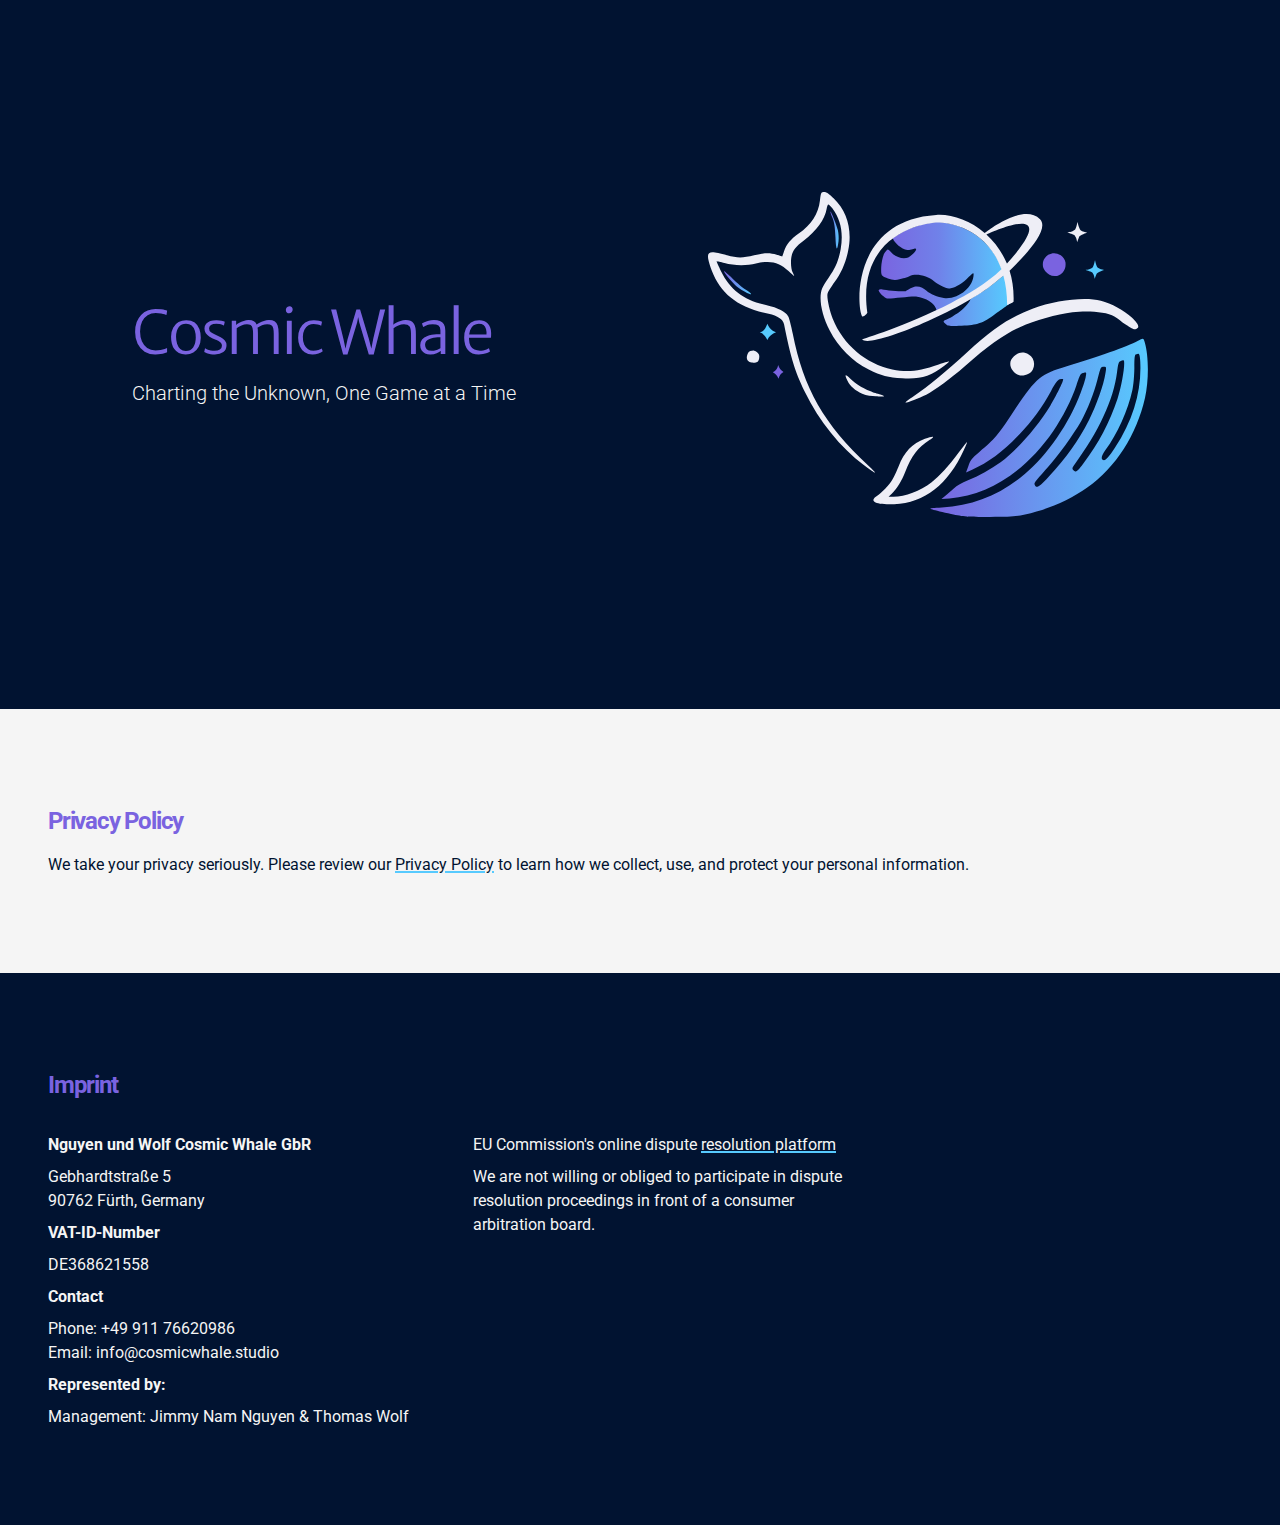
<file: index.html>
<!doctype html>
<html lang="en">
<head>
    <meta charset="UTF-8">
    <meta name="viewport" content="width=device-width, initial-scale=1.0">
    <link rel="preconnect" href="https://fonts.googleapis.com">
    <link rel="preconnect" href="https://fonts.gstatic.com" crossorigin>
    <link href="https://fonts.googleapis.com/css2?family=Merriweather+Sans:ital,wght@0,300..800;1,300..800&family=Roboto:ital,wght@0,100;0,300;0,400;0,500;0,700;0,900;1,100;1,300;1,400;1,500;1,700;1,900&display=swap"
          rel="stylesheet">
    <title>Cosmic Whale</title>
    <link href="./styles.css" rel="stylesheet">
</head>
<body class="bg-void-navy">
<section class="w-full bg-void-navy flex justify-center gap-48  py-12 md:py-24 lg:py-32 xl:py-48">
    <div class="flex flex-col justify-center space-y-4">
        <h1 class="font-merriweather font-extralight text-3xl tracking-tighter sm:text-5xl xl:text-6xl/none text-nebula-purple">
            Cosmic Whale</h1>
        <p class="text-stardust-silver md:text-xl font-light">Charting the Unknown, One Game at a Time</p>
    </div>
    <img src="./logo.svg" width="440" height="248" class="hidden lg:block" alt="Logo"/>
</section>
<section class="w-full flex flex-col content-center py-12 md:py-24 p-12 gap-8 bg-stardust-silver text-void-navy">
    <div class="container">
        <div class="space-y-4"><h2 class="text-2xl font-bold tracking-tighter text-nebula-purple">
            Privacy Policy
        </h2>
            <div class="space-y-2"><p>
                We take your privacy seriously. Please review our
                <a class="underline decoration-comet-blue decoration-2" href="./privacy.html" rel="ugc">Privacy
                    Policy</a> to learn how we collect, use, and protect your personal
                information.
            </p></div>
        </div>
    </div>
</section>
<section class="w-full bg-void-navy flex flex-col content-center py-12 md:py-24 p-12 gap-8">
    <h2 class="text-2xl font-bold tracking-tighter text-nebula-purple">
        Imprint
    </h2>
    <div class="flex max-sm:flex-col md:flex-row gap-16">
        <div class="max-w-96 flex flex-col space-y-8">
            <div class="space-y-4">
                <div class="space-y-2 text-stardust-silver">
                    <p class="font-bold">Nguyen und Wolf Cosmic Whale GbR</p>
                    <p>Gebhardtstraße 5<br>90762 Fürth, Germany</p>
                    <p class="font-bold">VAT-ID-Number</p>
                    <p>DE368621558</p>
                    <p class="font-bold">Contact</p>
                    <p>Phone: +49 911 76620986<br>Email: info@cosmicwhale.studio</p>
                    <p class="font-bold">Represented by:</p>
                    <p>Management: Jimmy Nam Nguyen & Thomas Wolf</p>
                </div>
            </div>
        </div>
        <div class="max-w-96 flex flex-col space-y-8">
            <div class="space-y-80">
                <div class="space-y-2 text-stardust-silver">
                    <p>EU Commission's online dispute <a class="underline decoration-comet-blue decoration-2"
                                                         href="https://ec.europa.eu/consumers/odr" rel="ugc">resolution
                        platform</a></p>
                    <p>We are not willing or obliged to participate in dispute resolution proceedings in front of a
                        consumer arbitration board.</p>
                </div>
            </div>
        </div>
    </div>
</section>
</body>
</html>
</file>
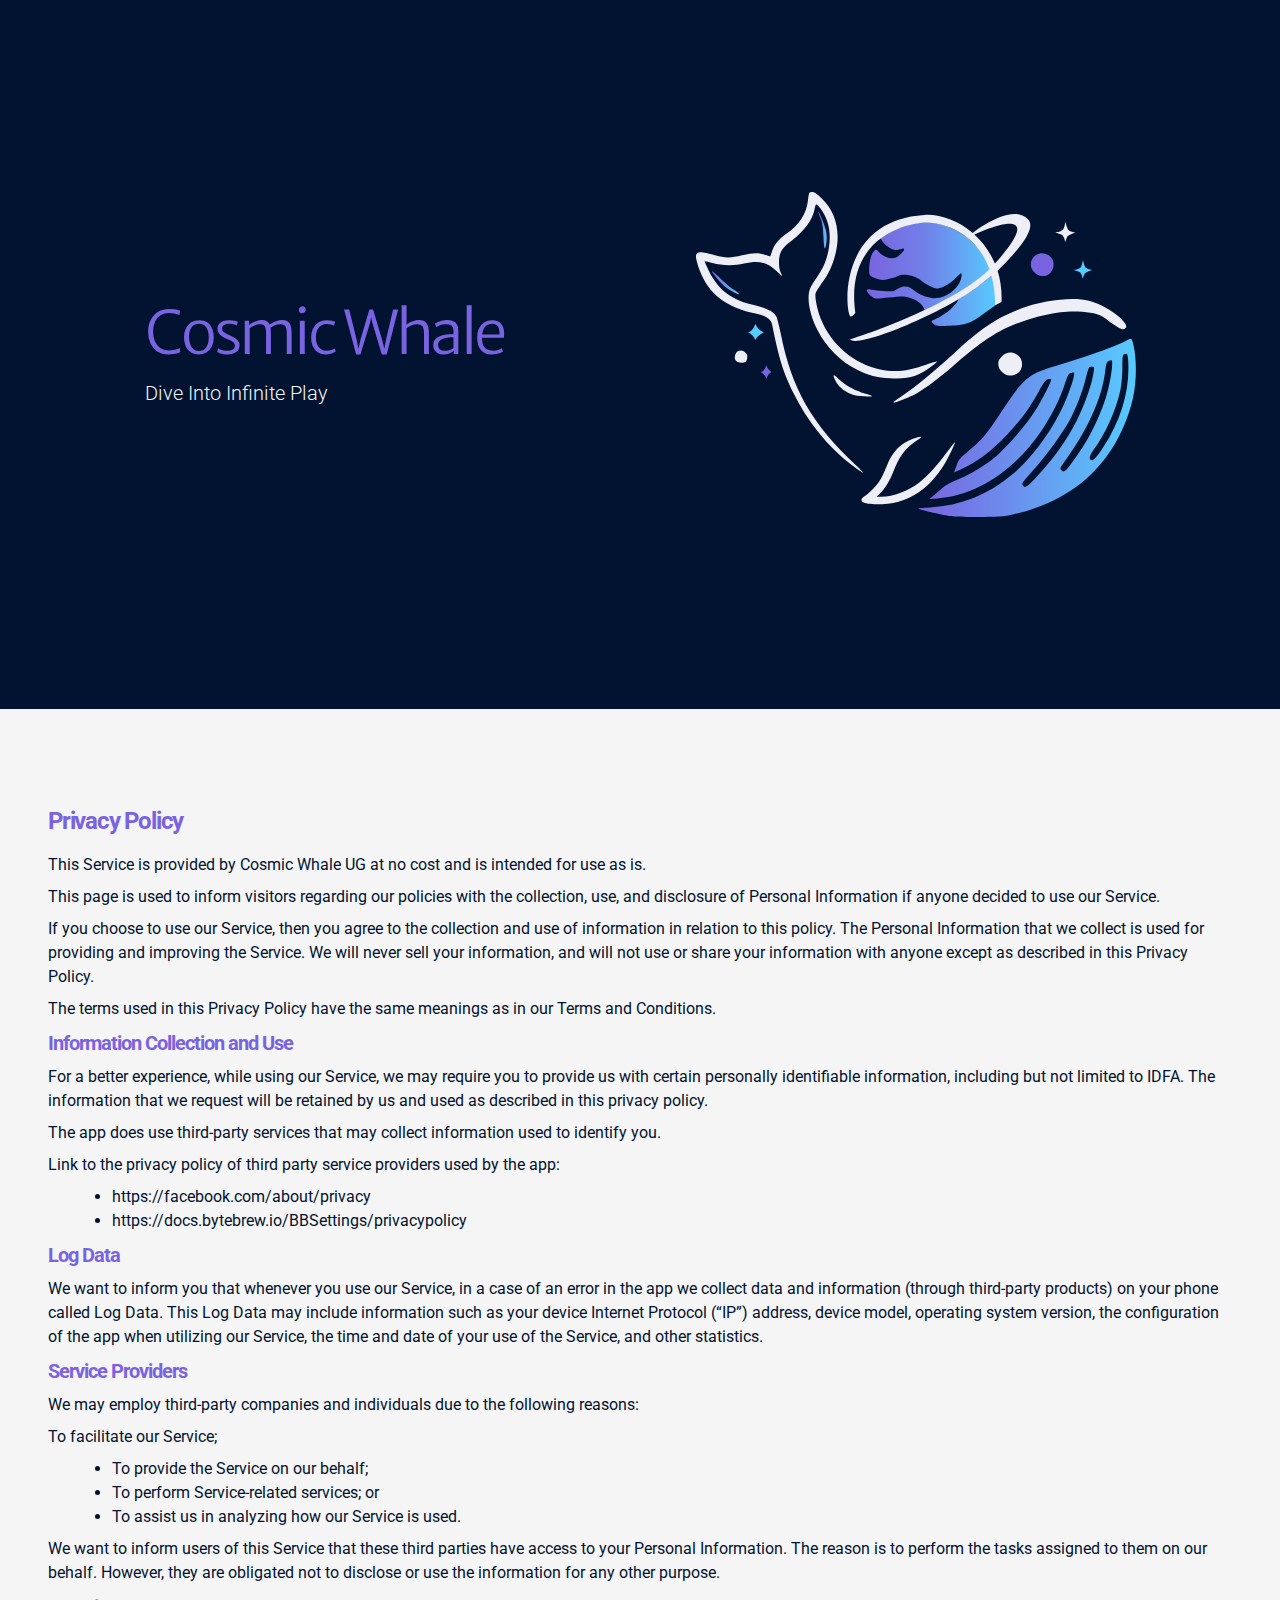
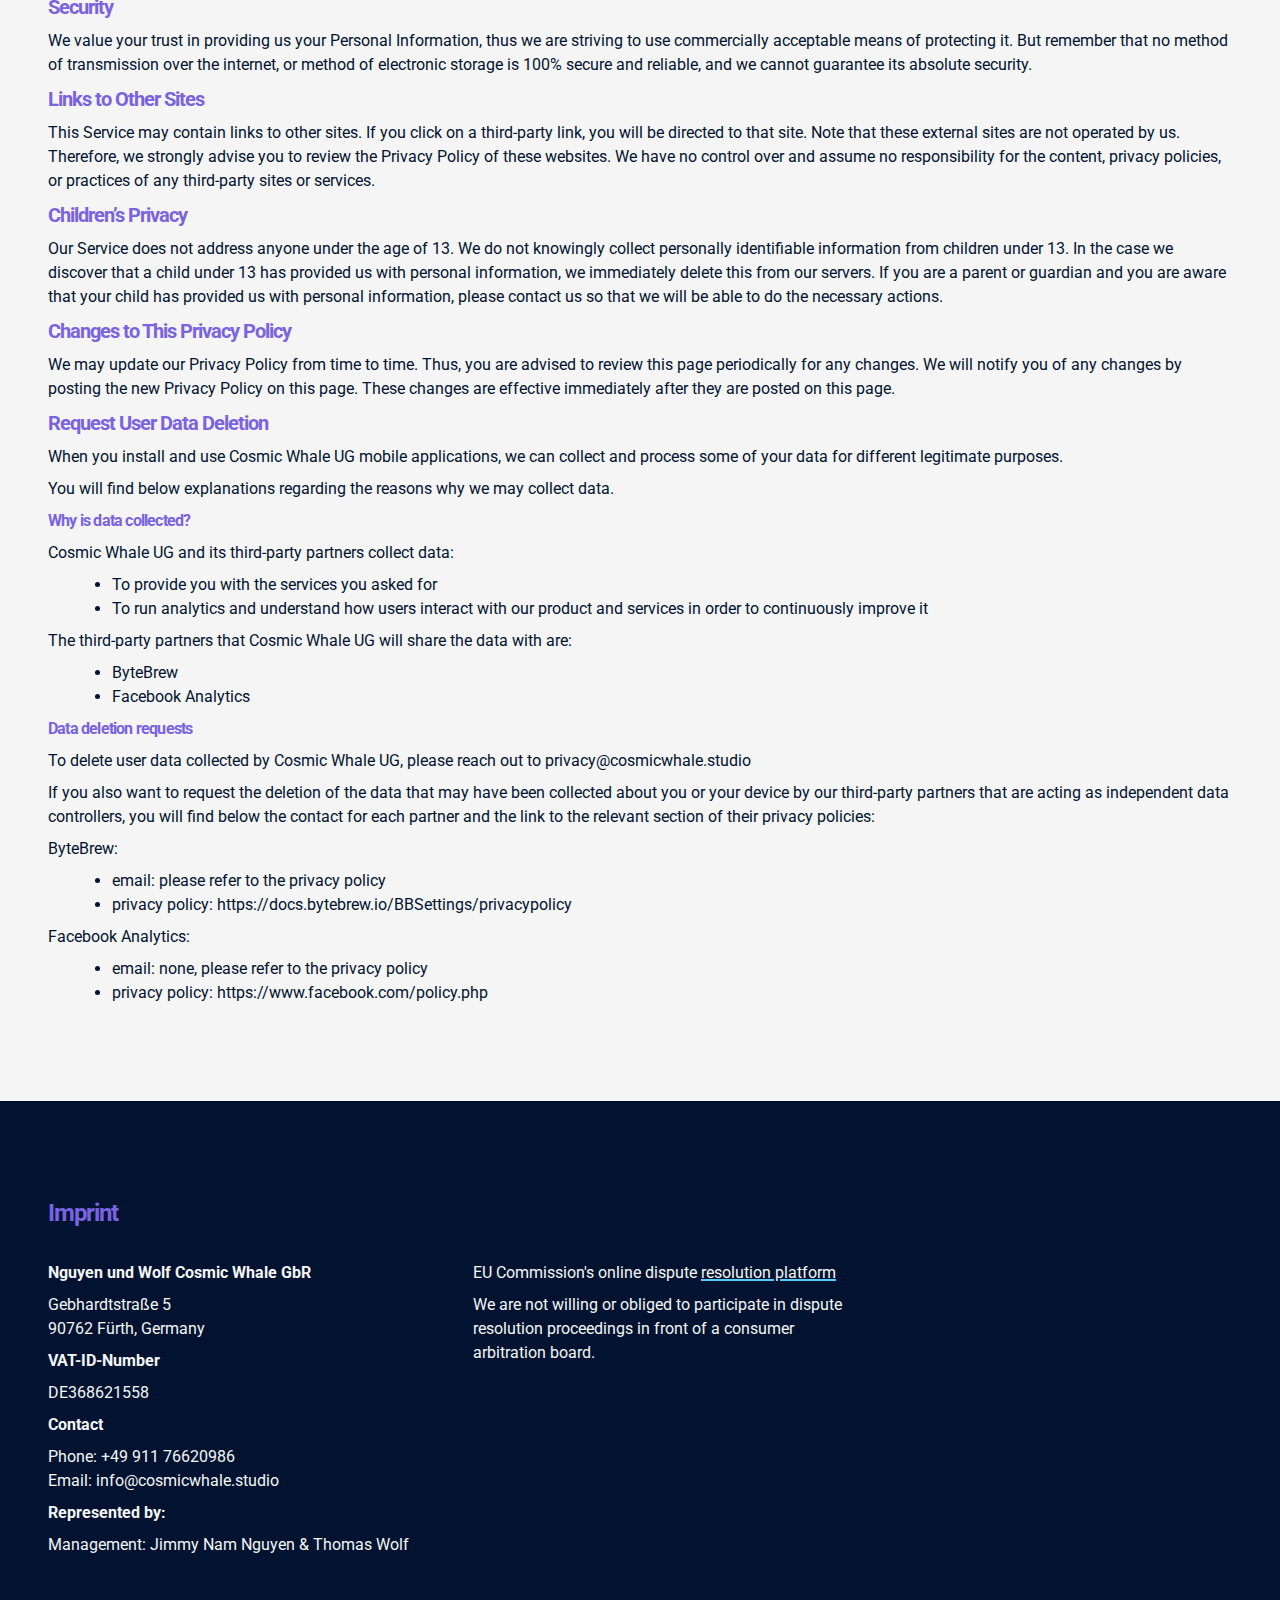
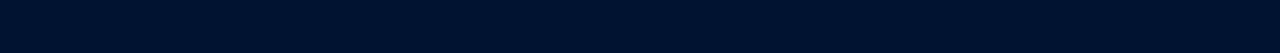
<file: game-privacy.html>
<!doctype html>
<html lang="en">
<head>
    <meta charset="UTF-8">
    <meta name="viewport" content="width=device-width, initial-scale=1.0">
    <link rel="preconnect" href="https://fonts.googleapis.com">
    <link rel="preconnect" href="https://fonts.gstatic.com" crossorigin>
    <link href="https://fonts.googleapis.com/css2?family=Merriweather+Sans:ital,wght@0,300..800;1,300..800&family=Roboto:ital,wght@0,100;0,300;0,400;0,500;0,700;0,900;1,100;1,300;1,400;1,500;1,700;1,900&display=swap"
          rel="stylesheet">
    <title>Cosmic Whale - Game Privacy</title>
    <link href="./styles.css" rel="stylesheet">
</head>
<body class="bg-void-navy">
<section class="w-full bg-void-navy flex justify-center gap-48  py-12 md:py-24 lg:py-32 xl:py-48">
    <div class="flex flex-col justify-center space-y-4">
        <h1 class="font-merriweather font-extralight text-3xl tracking-tighter sm:text-5xl xl:text-6xl/none text-nebula-purple">
            Cosmic Whale</h1>
        <p class="text-stardust-silver md:text-xl font-light">Dive Into Infinite Play</p>
    </div>
    <img src="./logo.svg" width="440" height="248" class="hidden lg:block" alt="Logo"/>
</section>
<section class="w-full flex flex-col content-center py-12 md:py-24 p-12 gap-8 bg-stardust-silver text-void-navy">
    <div class="container">
        <div class="space-y-4"><h2 class="text-2xl font-bold tracking-tighter text-nebula-purple">
            Privacy Policy
        </h2>
            <div class="space-y-2">
                <p>This Service is provided by Cosmic Whale UG at no cost and is intended for use as is.</p>
                <p>This page is used to inform visitors regarding our policies with the collection, use, and disclosure
                    of Personal Information if anyone decided to use our Service.</p>
                <p>If you choose to use our Service, then you agree to the collection and use of information in relation
                    to this policy. The Personal Information that we collect is used for providing and improving the
                    Service. We will never sell your information, and will not use or share your information with anyone
                    except as described in this Privacy Policy.</p>
                <p>The terms used in this Privacy Policy have the same meanings as in our Terms and Conditions.</p>

                <h3 class="text-xl font-bold tracking-tighter text-nebula-purple">Information Collection and Use</h3>
                <p>For a better experience, while using our Service, we may require you to provide us with certain
                    personally identifiable information, including but not limited to IDFA. The information that we
                    request will be retained by us and used as described in this privacy policy.</p>
                <p>The app does use third-party services that may collect information used to identify you.</p>
                <p>Link to the privacy policy of third party service providers used by the app:</p>

                <ul class="list-disc px-16">
                    <li>https://facebook.com/about/privacy</li>
                    <li>https://docs.bytebrew.io/BBSettings/privacypolicy</li>
                </ul>

                <h3 class="text-xl font-bold tracking-tighter text-nebula-purple">Log Data</h3>

                <p>We want to inform you that whenever you use our Service, in a case of an error in the app we collect
                    data and information (through third-party products) on your phone called Log Data. This Log Data may
                    include information such as your device Internet Protocol (“IP”) address, device model, operating
                    system version, the configuration of the app when utilizing our Service, the time and date of your
                    use of the Service, and other statistics.</p>

                <h3 class="text-xl font-bold tracking-tighter text-nebula-purple">Service Providers</h3>

                <p>We may employ third-party companies and individuals due to the following reasons:</p>
                <p>To facilitate our Service;</p>

                <ul class="list-disc px-16">
                    <li>To provide the Service on our behalf;</li>
                    <li>To perform Service-related services; or</li>
                    <li>To assist us in analyzing how our Service is used.</li>
                </ul>

                <p>We want to inform users of this Service that these third parties have access to your Personal
                    Information. The reason is to perform the tasks assigned to them on our behalf. However, they are
                    obligated not to disclose or use the information for any other purpose.</p>

                <h3 class="text-xl font-bold tracking-tighter text-nebula-purple">Security</h3>

                <p>We value your trust in providing us your Personal Information, thus we are striving to use
                    commercially acceptable means of protecting it. But remember that no method of transmission over the
                    internet, or method of electronic storage is 100% secure and reliable, and we cannot guarantee its
                    absolute security.</p>

                <h3 class="text-xl font-bold tracking-tighter text-nebula-purple">Links to Other Sites</h3>
                <p>This Service may contain links to other sites. If you click on a third-party link, you will be
                    directed to that site. Note that these external sites are not operated by us. Therefore, we strongly
                    advise you to review the Privacy Policy of these websites. We have no control over and assume no
                    responsibility for the content, privacy policies, or practices of any third-party sites or
                    services.</p>

                <h3 class="text-xl font-bold tracking-tighter text-nebula-purple">Children’s Privacy</h3>
                <p>Our Service does not address anyone under the age of 13. We do not knowingly collect personally
                    identifiable information from children under 13. In the case we discover that a child under 13 has
                    provided us with personal information, we immediately delete this from our servers. If you are a
                    parent or guardian and you are aware that your child has provided us with personal information,
                    please contact us so that we will be able to do the necessary actions.</p>

                <h3 class="text-xl font-bold tracking-tighter text-nebula-purple">Changes to This Privacy Policy</h3>
                <p>We may update our Privacy Policy from time to time. Thus, you are advised to review this page
                    periodically for any changes. We will notify you of any changes by posting the new Privacy Policy on
                    this page. These changes are effective immediately after they are posted on this page.</p>

                <h3 class="text-xl font-bold tracking-tighter text-nebula-purple">Request User Data Deletion</h3>
                <p>When you install and use Cosmic Whale UG mobile applications, we can collect and process some of your
                    data for different legitimate purposes.</p>
                <p>You will find below explanations regarding the reasons why we may collect data.</p>

                <h4 class="text-l font-bold tracking-tighter text-nebula-purple">Why is data collected?</h4>
                <p>Cosmic Whale UG and its third-party partners collect data:</p>

                <ul class="list-disc px-16">
                    <li>To provide you with the services you asked for</li>
                    <li>To run analytics and understand how users interact with our product and services in order to
                        continuously improve it
                    </li>
                </ul>

                <p>The third-party partners that Cosmic Whale UG will share the data with are:</p>

                <ul class="list-disc px-16">
                    <li>ByteBrew</li>
                    <li>Facebook Analytics</li>
                </ul>

                <h4 class="text-l font-bold tracking-tighter text-nebula-purple">Data deletion requests</h4>

                <p>To delete user data collected by Cosmic Whale UG, please reach out to privacy@cosmicwhale.studio</p>
                <p>If you also want to request the deletion of the data that may have been collected about you or your
                    device by our third-party partners that are acting as independent data controllers, you will find
                    below the contact for each partner and the link to the relevant section of their privacy
                    policies:</p>

                <p>ByteBrew:</p>
                <ul class="list-disc px-16">
                    <li>email: please refer to the privacy policy</li>
                    <li>privacy policy: https://docs.bytebrew.io/BBSettings/privacypolicy</li>
                </ul>

                <p>Facebook Analytics:</p>
                <ul class="list-disc px-16">
                    <li>email: none, please refer to the privacy policy</li>
                    <li>privacy policy: https://www.facebook.com/policy.php</li>
                </ul>
            </div>
        </div>
    </div>
</section>
<section class="w-full bg-void-navy flex flex-col content-center py-12 md:py-24 p-12 gap-8">
    <h2 class="text-2xl font-bold tracking-tighter text-nebula-purple">
        Imprint
    </h2>
    <div class="flex max-sm:flex-col md:flex-row gap-16">
        <div class="max-w-96 flex flex-col space-y-8">
            <div class="space-y-4">
                <div class="space-y-2 text-stardust-silver">
                    <p class="font-bold">Nguyen und Wolf Cosmic Whale GbR</p>
                    <p>Gebhardtstraße 5<br>90762 Fürth, Germany</p>
                    <p class="font-bold">VAT-ID-Number</p>
                    <p>DE368621558</p>
                    <p class="font-bold">Contact</p>
                    <p>Phone: +49 911 76620986<br>Email: info@cosmicwhale.studio</p>
                    <p class="font-bold">Represented by:</p>
                    <p>Management: Jimmy Nam Nguyen & Thomas Wolf</p>
                </div>
            </div>
        </div>
        <div class="max-w-96 flex flex-col space-y-8">
            <div class="space-y-80">
                <div class="space-y-2 text-stardust-silver">
                    <p>EU Commission's online dispute <a class="underline decoration-comet-blue decoration-2"
                                                         href="https://ec.europa.eu/consumers/odr" rel="ugc">resolution
                        platform</a></p>
                    <p>We are not willing or obliged to participate in dispute resolution proceedings in front of a
                        consumer arbitration board.</p>
                </div>
            </div>
        </div>
    </div>
</section>
</body>
</html>
</file>
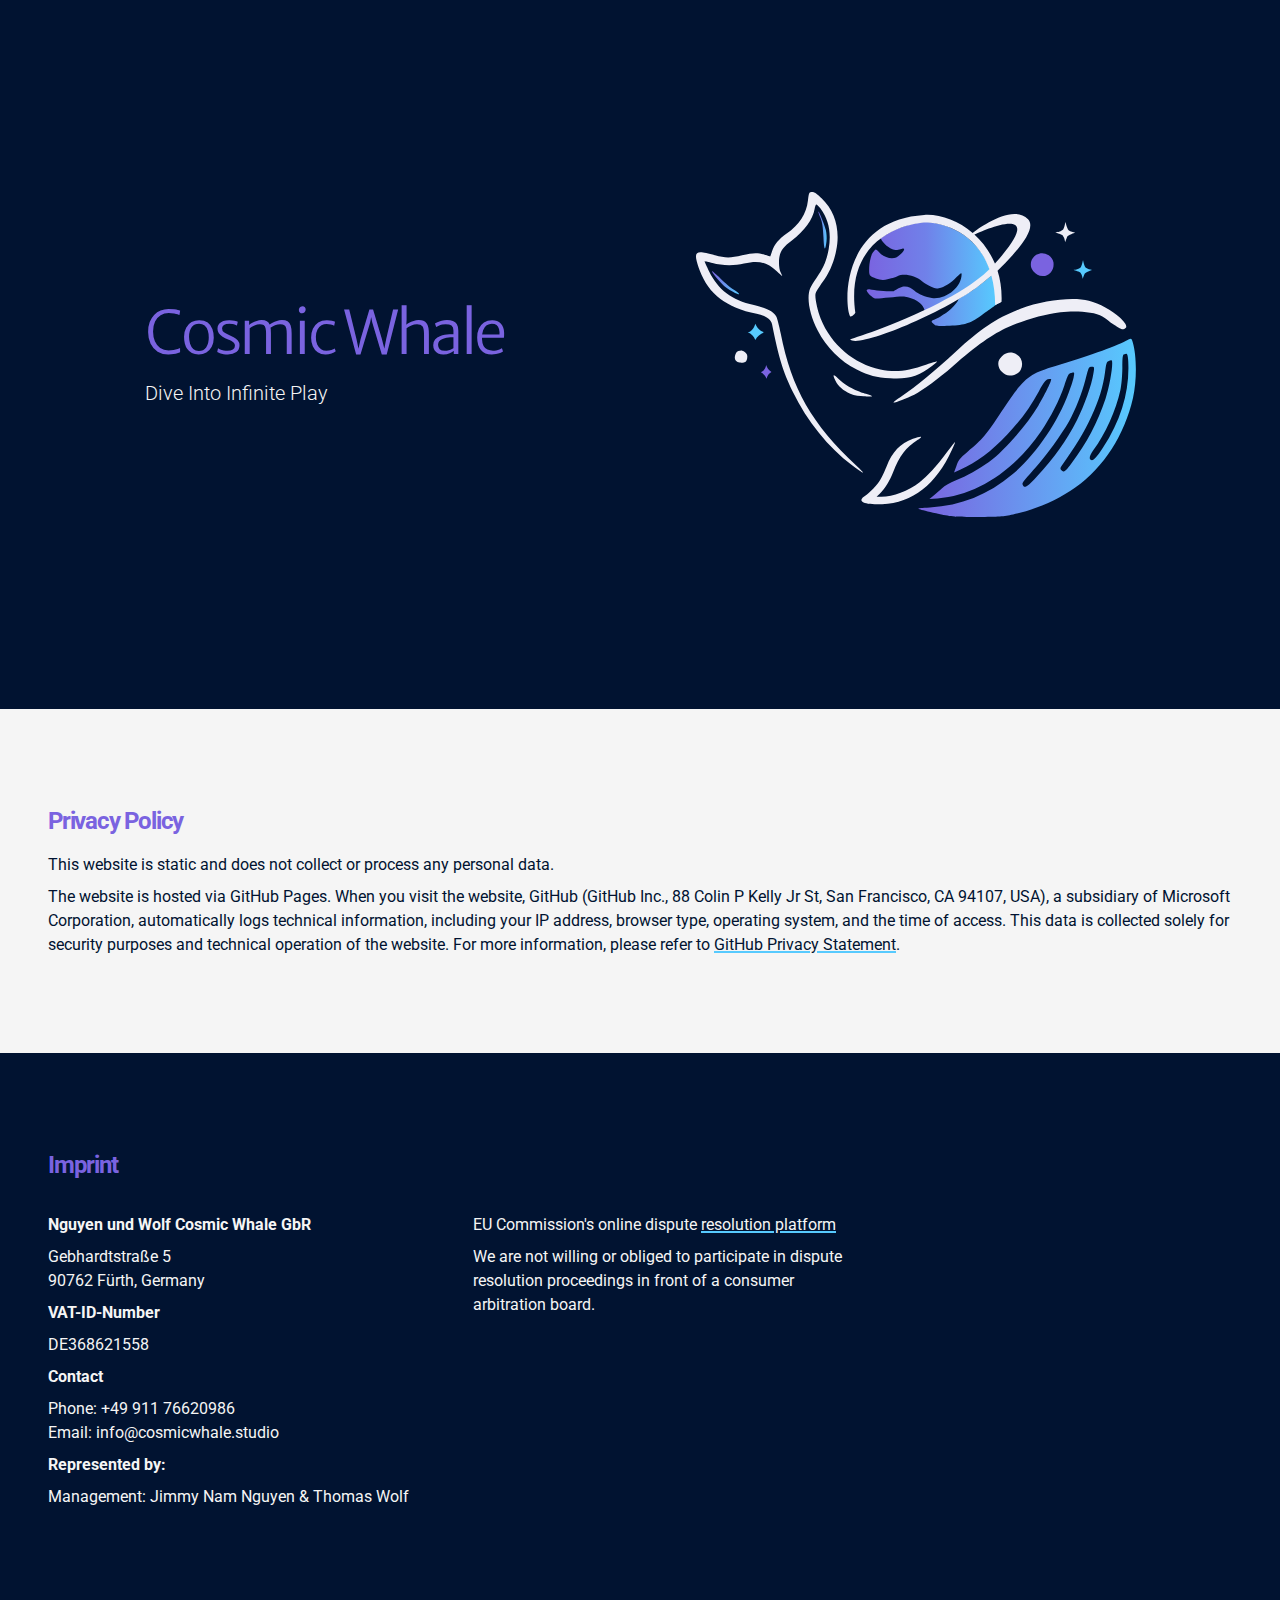
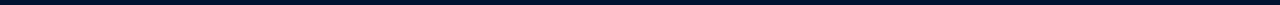
<file: privacy.html>
<!doctype html>
<html lang="en">
<head>
    <meta charset="UTF-8">
    <meta name="viewport" content="width=device-width, initial-scale=1.0">
    <link rel="preconnect" href="https://fonts.googleapis.com">
    <link rel="preconnect" href="https://fonts.gstatic.com" crossorigin>
    <link href="https://fonts.googleapis.com/css2?family=Merriweather+Sans:ital,wght@0,300..800;1,300..800&family=Roboto:ital,wght@0,100;0,300;0,400;0,500;0,700;0,900;1,100;1,300;1,400;1,500;1,700;1,900&display=swap"
          rel="stylesheet">
    <title>Cosmic Whale</title>
    <link href="./styles.css" rel="stylesheet">
</head>
<body class="bg-void-navy">
<section class="w-full bg-void-navy flex justify-center gap-48  py-12 md:py-24 lg:py-32 xl:py-48">
    <div class="flex flex-col justify-center space-y-4">
        <h1 class="font-merriweather font-extralight text-3xl tracking-tighter sm:text-5xl xl:text-6xl/none text-nebula-purple">
            Cosmic Whale</h1>
        <p class="text-stardust-silver md:text-xl font-light">Dive Into Infinite Play</p>
    </div>
    <img src="./logo.svg" width="440" height="248" class="hidden lg:block" alt="Logo"/>
</section>
<section class="w-full flex flex-col content-center py-12 md:py-24 p-12 gap-8 bg-stardust-silver text-void-navy">
    <div class="container">
        <div class="space-y-4"><h2 class="text-2xl font-bold tracking-tighter text-nebula-purple">
            Privacy Policy
        </h2>
            <div class="space-y-2">
                <p>This website is static and does not collect or process any personal data.</p>
                <p>The website is hosted via GitHub Pages. When you visit the website, GitHub (GitHub Inc., 88 Colin P Kelly Jr St, San Francisco, CA 94107, USA), a subsidiary of Microsoft Corporation, automatically logs technical information, including your IP address, browser type, operating system, and the time of access. This data is collected solely for security purposes and technical operation of the website. For more information, please refer to 
                    <a class="underline decoration-comet-blue decoration-2"
                       href="https://docs.github.com/en/site-policy/privacy-policies/github-general-privacy-statement"
                       rel="ugc">GitHub Privacy Statement</a>.
                </p>
            </div>
        </div>
    </div>
</section>
<section class="w-full bg-void-navy flex flex-col content-center py-12 md:py-24 p-12 gap-8">
    <h2 class="text-2xl font-bold tracking-tighter text-nebula-purple">
        Imprint
    </h2>
    <div class="flex max-sm:flex-col md:flex-row gap-16">
        <div class="max-w-96 flex flex-col space-y-8">
            <div class="space-y-4">
                <div class="space-y-2 text-stardust-silver">
                    <p class="font-bold">Nguyen und Wolf Cosmic Whale GbR</p>
                    <p>Gebhardtstraße 5<br>90762 Fürth, Germany</p>
                    <p class="font-bold">VAT-ID-Number</p>
                    <p>DE368621558</p>
                    <p class="font-bold">Contact</p>
                    <p>Phone: +49 911 76620986<br>Email: info@cosmicwhale.studio</p>
                    <p class="font-bold">Represented by:</p>
                    <p>Management: Jimmy Nam Nguyen & Thomas Wolf</p>
                </div>
            </div>
        </div>
        <div class="max-w-96 flex flex-col space-y-8">
            <div class="space-y-80">
                <div class="space-y-2 text-stardust-silver">
                    <p>EU Commission's online dispute <a class="underline decoration-comet-blue decoration-2"
                                                         href="https://ec.europa.eu/consumers/odr" rel="ugc">resolution
                        platform</a></p>
                    <p>We are not willing or obliged to participate in dispute resolution proceedings in front of a
                        consumer arbitration board.</p>
                </div>
            </div>
        </div>
    </div>
</section>
</body>
</html>
</file>
<file: styles.css>
/*! tailwindcss v3.4.3 | MIT License | https://tailwindcss.com*/*,:after,:before{box-sizing:border-box;border:0 solid #e5e7eb}:after,:before{--tw-content:""}:host,html{line-height:1.5;-webkit-text-size-adjust:100%;-moz-tab-size:4;-o-tab-size:4;tab-size:4;font-family:Roboto,sans-serif;font-feature-settings:normal;font-variation-settings:normal;-webkit-tap-highlight-color:transparent}body{margin:0;line-height:inherit}hr{height:0;color:inherit;border-top-width:1px}abbr:where([title]){-webkit-text-decoration:underline dotted;text-decoration:underline dotted}h1,h2,h3,h4,h5,h6{font-size:inherit;font-weight:inherit}a{color:inherit;text-decoration:inherit}b,strong{font-weight:bolder}code,kbd,pre,samp{font-family:Roboto,monospace;font-feature-settings:normal;font-variation-settings:normal;font-size:1em}small{font-size:80%}sub,sup{font-size:75%;line-height:0;position:relative;vertical-align:initial}sub{bottom:-.25em}sup{top:-.5em}table{text-indent:0;border-color:inherit;border-collapse:collapse}button,input,optgroup,select,textarea{font-family:inherit;font-feature-settings:inherit;font-variation-settings:inherit;font-size:100%;font-weight:inherit;line-height:inherit;letter-spacing:inherit;color:inherit;margin:0;padding:0}button,select{text-transform:none}button,input:where([type=button]),input:where([type=reset]),input:where([type=submit]){-webkit-appearance:button;background-color:initial;background-image:none}:-moz-focusring{outline:auto}:-moz-ui-invalid{box-shadow:none}progress{vertical-align:initial}::-webkit-inner-spin-button,::-webkit-outer-spin-button{height:auto}[type=search]{-webkit-appearance:textfield;outline-offset:-2px}::-webkit-search-decoration{-webkit-appearance:none}::-webkit-file-upload-button{-webkit-appearance:button;font:inherit}summary{display:list-item}blockquote,dd,dl,figure,h1,h2,h3,h4,h5,h6,hr,p,pre{margin:0}fieldset{margin:0}fieldset,legend{padding:0}menu,ol,ul{list-style:none;margin:0;padding:0}dialog{padding:0}textarea{resize:vertical}input::-moz-placeholder,textarea::-moz-placeholder{opacity:1;color:#9ca3af}input::placeholder,textarea::placeholder{opacity:1;color:#9ca3af}[role=button],button{cursor:pointer}:disabled{cursor:default}audio,canvas,embed,iframe,img,object,svg,video{display:block;vertical-align:middle}img,video{max-width:100%;height:auto}[hidden]{display:none}*,::backdrop,:after,:before{--tw-border-spacing-x:0;--tw-border-spacing-y:0;--tw-translate-x:0;--tw-translate-y:0;--tw-rotate:0;--tw-skew-x:0;--tw-skew-y:0;--tw-scale-x:1;--tw-scale-y:1;--tw-pan-x: ;--tw-pan-y: ;--tw-pinch-zoom: ;--tw-scroll-snap-strictness:proximity;--tw-gradient-from-position: ;--tw-gradient-via-position: ;--tw-gradient-to-position: ;--tw-ordinal: ;--tw-slashed-zero: ;--tw-numeric-figure: ;--tw-numeric-spacing: ;--tw-numeric-fraction: ;--tw-ring-inset: ;--tw-ring-offset-width:0px;--tw-ring-offset-color:#fff;--tw-ring-color:#3b82f680;--tw-ring-offset-shadow:0 0 #0000;--tw-ring-shadow:0 0 #0000;--tw-shadow:0 0 #0000;--tw-shadow-colored:0 0 #0000;--tw-blur: ;--tw-brightness: ;--tw-contrast: ;--tw-grayscale: ;--tw-hue-rotate: ;--tw-invert: ;--tw-saturate: ;--tw-sepia: ;--tw-drop-shadow: ;--tw-backdrop-blur: ;--tw-backdrop-brightness: ;--tw-backdrop-contrast: ;--tw-backdrop-grayscale: ;--tw-backdrop-hue-rotate: ;--tw-backdrop-invert: ;--tw-backdrop-opacity: ;--tw-backdrop-saturate: ;--tw-backdrop-sepia: ;--tw-contain-size: ;--tw-contain-layout: ;--tw-contain-paint: ;--tw-contain-style: }.container{width:100%}@media (min-width:640px){.container{max-width:640px}}@media (min-width:768px){.container{max-width:768px}}@media (min-width:1024px){.container{max-width:1024px}}@media (min-width:1280px){.container{max-width:1280px}}@media (min-width:1536px){.container{max-width:1536px}}.absolute{position:absolute}.flex{display:flex}.grid{display:grid}.hidden{display:none}.w-full{width:100%}.max-w-96{max-width:24rem}.list-disc{list-style-type:disc}.flex-col{flex-direction:column}.content-center{align-content:center}.justify-center{justify-content:center}.gap-16{gap:4rem}.gap-48{gap:12rem}.gap-6{gap:1.5rem}.gap-8{gap:2rem}.space-y-2>:not([hidden])~:not([hidden]){--tw-space-y-reverse:0;margin-top:calc(.5rem*(1 - var(--tw-space-y-reverse)));margin-bottom:calc(.5rem*var(--tw-space-y-reverse))}.space-y-4>:not([hidden])~:not([hidden]){--tw-space-y-reverse:0;margin-top:calc(1rem*(1 - var(--tw-space-y-reverse)));margin-bottom:calc(1rem*var(--tw-space-y-reverse))}.space-y-8>:not([hidden])~:not([hidden]){--tw-space-y-reverse:0;margin-top:calc(2rem*(1 - var(--tw-space-y-reverse)));margin-bottom:calc(2rem*var(--tw-space-y-reverse))}.space-y-80>:not([hidden])~:not([hidden]){--tw-space-y-reverse:0;margin-top:calc(20rem*(1 - var(--tw-space-y-reverse)));margin-bottom:calc(20rem*var(--tw-space-y-reverse))}.bg-stardust-silver{--tw-bg-opacity:1;background-color:rgb(245 245 245/var(--tw-bg-opacity))}.bg-void-navy{--tw-bg-opacity:1;background-color:rgb(1 19 49/var(--tw-bg-opacity))}.p-12{padding:3rem}.px-16{padding-left:4rem;padding-right:4rem}.py-12{padding-top:3rem;padding-bottom:3rem}.font-merriweather{font-family:Merriweather Sans,sans-serif}.text-2xl{font-size:1.5rem;line-height:2rem}.text-3xl{font-size:1.875rem;line-height:2.25rem}.text-xl{font-size:1.25rem;line-height:1.75rem}.font-bold{font-weight:700}.font-extralight{font-weight:200}.font-light{font-weight:300}.tracking-tighter{letter-spacing:-.05em}.text-nebula-purple{--tw-text-opacity:1;color:rgb(122 99 224/var(--tw-text-opacity))}.text-stardust-silver{--tw-text-opacity:1;color:rgb(245 245 245/var(--tw-text-opacity))}.text-void-navy{--tw-text-opacity:1;color:rgb(1 19 49/var(--tw-text-opacity))}.underline{text-decoration-line:underline}.decoration-comet-blue{text-decoration-color:#57cafe}.decoration-2{text-decoration-thickness:2px}@media not all and (min-width:640px){.max-sm\:flex-col{flex-direction:column}}@media (min-width:640px){.sm\:text-5xl{font-size:3rem;line-height:1}}@media (min-width:768px){.md\:flex-row{flex-direction:row}.md\:py-24{padding-top:6rem;padding-bottom:6rem}.md\:text-xl{font-size:1.25rem;line-height:1.75rem}}@media (min-width:1024px){.lg\:block{display:block}.lg\:grid-cols-2{grid-template-columns:repeat(2,minmax(0,1fr))}.lg\:gap-12{gap:3rem}.lg\:py-32{padding-top:8rem;padding-bottom:8rem}}@media (min-width:1280px){.xl\:py-48{padding-top:12rem;padding-bottom:12rem}.xl\:text-6xl\/none{font-size:3.75rem;line-height:1}}
</file>
